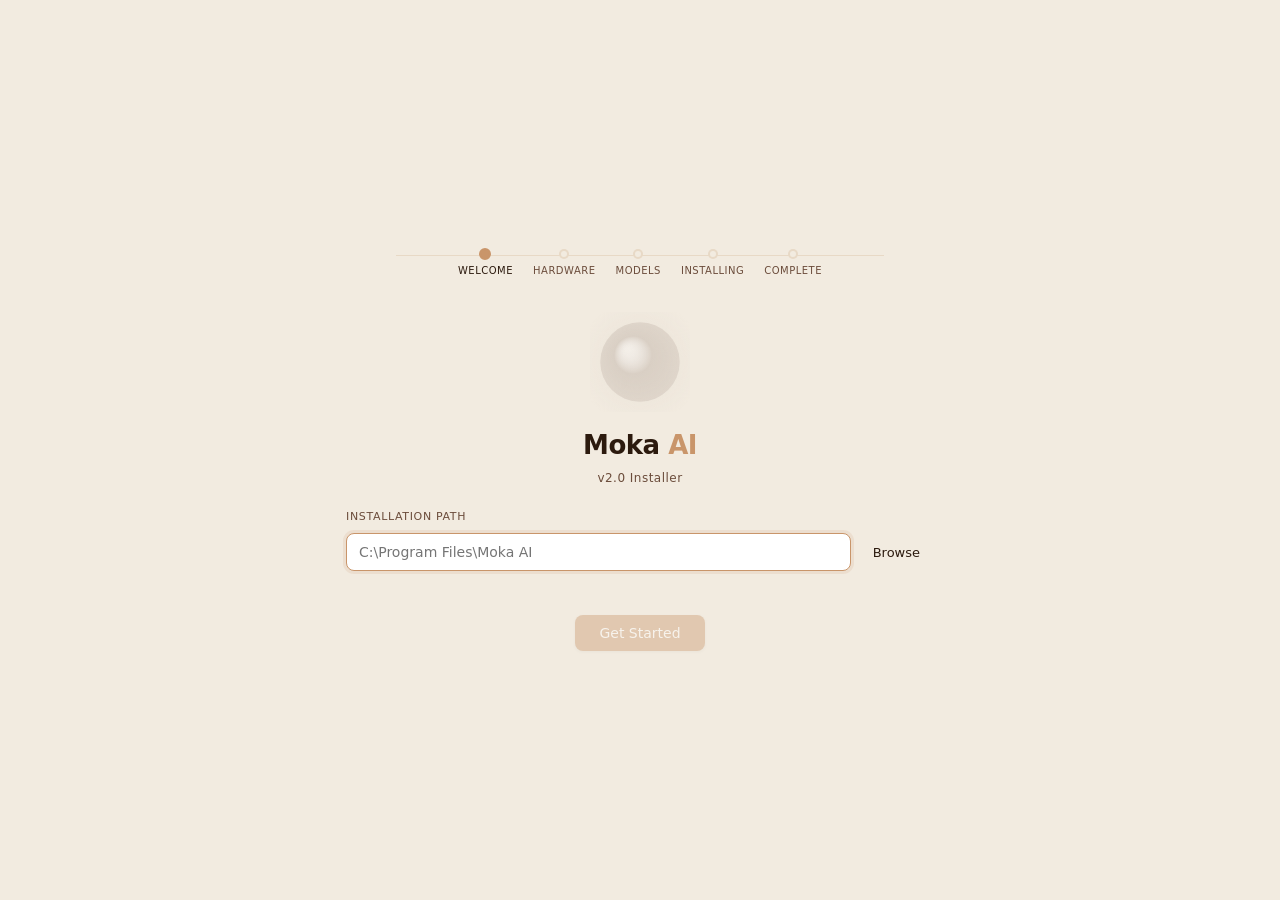
<file: installer_wizard/index.html>
<!DOCTYPE html>
<html lang="en">
<head>
  <meta charset="UTF-8" />
  <meta name="viewport" content="width=device-width, initial-scale=1.0" />
  <title>Moka AI Setup</title>
  <link rel="preconnect" href="https://fonts.googleapis.com" />
  <link rel="stylesheet" href="styles.css" />
</head>
<body>
  <div id="app">
    <!-- Step dots nav -->
    <nav id="step-nav">
      <div class="step-dots">
        <button class="step-dot active" data-step="1"><span class="dot"></span><span class="label">Welcome</span></button>
        <button class="step-dot" data-step="2"><span class="dot"></span><span class="label">Hardware</span></button>
        <button class="step-dot" data-step="3"><span class="dot"></span><span class="label">Models</span></button>
        <button class="step-dot" data-step="4"><span class="dot"></span><span class="label">Installing</span></button>
        <button class="step-dot" data-step="5"><span class="dot"></span><span class="label">Complete</span></button>
      </div>
    </nav>

    <!-- Step 1: Welcome -->
    <section id="step-1" class="step active">
      <div class="orb-container">
        <canvas id="orb" width="100" height="100"></canvas>
      </div>
      <h1 class="wordmark">Moka <span>AI</span></h1>
      <p class="version-tag">v2.0 Installer</p>

      <div class="form-group">
        <label>Installation path</label>
        <div class="path-row">
          <input type="text" id="install-path" class="input" value="" placeholder="C:\Program Files\Moka AI" />
          <button id="btn-browse" class="btn-ghost">Browse</button>
        </div>
        <span class="path-validation" id="path-validation"></span>
      </div>

      <button id="btn-get-started" class="btn-primary" disabled>Get Started</button>
    </section>

    <!-- Step 2: Hardware Scan -->
    <section id="step-2" class="step">
      <h2>Hardware Scan</h2>
      <p class="scan-hint" id="scan-hint">Scanning your system...</p>
      <div id="hw-cards" class="cards-grid"></div>
      <button id="btn-rescan" class="btn-ghost btn-rescan" style="display:none">Rescan</button>
      <button id="btn-continue-hw" class="btn-primary" disabled>Continue</button>
    </section>

    <!-- Step 3: Model Selection -->
    <section id="step-3" class="step">
      <h2>Choose Models</h2>
      <div id="vram-badge" class="vram-badge"></div>
      <div class="model-rows">
        <div class="model-row">
          <span class="model-icon">&#129302;</span>
          <div class="model-info">
            <label>Coding & Reasoning</label>
            <select id="model-base" class="input"></select>
          </div>
          <span class="size-pill" id="size-base">&#8212;</span>
        </div>
        <div class="model-row">
          <span class="model-icon">&#127912;</span>
          <div class="model-info">
            <label>Image Generation</label>
            <select id="model-image" class="input"></select>
          </div>
          <span class="size-pill" id="size-image">&#8212;</span>
        </div>
        <div class="model-row">
          <span class="model-icon">&#127909;</span>
          <div class="model-info">
            <label>Voice (TTS + STT)</label>
            <select id="model-voice" class="input"></select>
          </div>
          <span class="size-pill" id="size-voice">&#8212;</span>
        </div>
      </div>
      <p id="total-size" class="total-size"></p>
      <div class="step-nav">
        <button id="btn-back-models" class="btn-ghost">Back</button>
        <button id="btn-install" class="btn-primary">Install &#8594;</button>
      </div>
    </section>

    <!-- Step 4: Installing -->
    <section id="step-4" class="step">
      <h2>Installing</h2>
      <div class="progress-header">
        <span id="install-status">Preparing packages&#8230;</span>
        <span id="install-pct" class="pct">0%</span>
      </div>
      <div class="progress-track">
        <div class="progress-fill" id="progress-fill"></div>
      </div>
      <div id="pkg-list" class="pkg-list"></div>
      <button id="btn-toggle-log" class="btn-ghost btn-sm">Show log &#9660;</button>
      <div id="log-pane" class="log-pane" style="display:none"></div>
    </section>

    <!-- Step 5: Complete -->
    <section id="step-5" class="step">
      <div class="orb-container">
        <canvas id="orb-complete" width="100" height="100"></canvas>
      </div>
      <div class="check-icon">&#10003;</div>
      <h2>Moka AI is ready</h2>
      <p class="shortcut-path" id="shortcut-path"></p>
      <div class="checkbox-group">
        <label><input type="checkbox" id="chk-desktop" checked /> Create Desktop Shortcut</label>
        <label><input type="checkbox" id="chk-startmenu" checked /> Create Start Menu Shortcut</label>
        <label><input type="checkbox" id="chk-launch" checked /> Launch Moka AI now</label>
      </div>
      <button id="btn-finish" class="btn-primary">Finish Setup</button>
    </section>
  </div>
  <div id="errorMsg" class="hidden" role="alert" aria-live="assertive"></div>
<button id="nextBtn" class="hidden" aria-label="Go to next step">Next</button>
<script src="wizard.js"></script>
</body>
</html>
</file>
<file: installer_wizard/styles.css>
/* === Variables === */
:root {
  --bg-base: #F2EBE0;
  --bg-panel: rgba(242, 231, 224, 0.55);
  --bg-card: rgba(255, 248, 240, 0.7);
  --text-primary: #2C1A0E;
  --text-secondary: #6B4C3B;
  --accent: #C9956A;
  --accent-hover: #B8845A;
  --border-subtle: rgba(212, 184, 150, 0.35);
  --shadow-sm: 0 1px 3px rgba(44, 26, 14, 0.08);
  --shadow-md: 0 4px 12px rgba(44, 26, 14, 0.12);
  --radius-sm: 8px;
  --radius-md: 12px;
  --font: 'Figtree', system-ui, -apple-system, sans-serif;
  --mono: 'Cascadia Code', 'Consolas', monospace;
}

/* === Reset === */
*, *::before, *::after { box-sizing: border-box; margin: 0; padding: 0; }

body {
  font-family: var(--font);
  background: var(--bg-base);
  color: var(--text-primary);
  font-size: 14px;
  line-height: 1.5;
  height: 100vh;
  display: flex;
  align-items: center;
  justify-content: center;
  -webkit-font-smoothing: antialiased;
}

#app { width: 100%; max-width: 660px; padding: 28px 36px 32px; }

/* === Step nav === */
.step-dots {
  display: flex;
  align-items: center;
  justify-content: center;
  gap: 0;
  margin-bottom: 32px;
  position: relative;
}
.step-dots::before {
  content: '';
  position: absolute;
  top: 10px;
  left: 50px;
  right: 50px;
  height: 1px;
  background: var(--border-subtle);
  z-index: 0;
}
.step-dot {
  display: flex;
  flex-direction: column;
  align-items: center;
  gap: 6px;
  background: none;
  border: none;
  cursor: pointer;
  padding: 4px 10px;
  position: relative;
  z-index: 1;
  color: var(--text-secondary);
  font-size: 10px;
  font-family: var(--font);
  font-weight: 500;
  letter-spacing: 0.05em;
  text-transform: uppercase;
  transition: color 0.15s;
}
.step-dot .dot {
  width: 10px; height: 10px;
  border-radius: 50%;
  background: var(--bg-base);
  border: 2px solid var(--border-subtle);
  transition: background 0.2s, border-color 0.2s, transform 0.15s;
}
.step-dot.active { color: var(--text-primary); }
.step-dot.active .dot { background: var(--accent); border-color: var(--accent); transform: scale(1.2); }
.step-dot.done .dot { background: var(--accent); border-color: var(--accent); }
.step-dot:hover .dot { border-color: var(--accent); }

/* === Step sections === */
.step { display: none; flex-direction: column; align-items: center; text-align: center; }
.step.active { display: flex; }

.step h1, .step h2 { font-weight: 600; color: var(--text-primary); }
.step h1 { font-size: 26px; letter-spacing: -0.02em; }
.step h2 { font-size: 19px; margin-bottom: 16px; align-self: flex-start; }

.step-nav { display: flex; justify-content: space-between; align-items: center; width: 100%; margin-top: 16px; }
.step-nav .btn-ghost { margin-right: auto; }
.step-nav .btn-ghost + .btn-primary { margin-left: auto; }

/* === Welcome step === */
.wordmark { font-size: 30px; margin-top: 10px; font-weight: 700; letter-spacing: -0.03em; }
.wordmark span { color: var(--accent); }
.version-tag { font-size: 12px; color: var(--text-secondary); margin-top: 4px; letter-spacing: 0.04em; }
.scan-hint { font-size: 13px; color: var(--text-secondary); margin-bottom: 12px; }

/* === Orb === */
.orb-container { display: flex; justify-content: center; margin-bottom: 4px; }
canvas.orb { border-radius: 50%; }

/* === Buttons === */
.btn-primary {
  background: var(--accent);
  color: #fff;
  border: none;
  padding: 10px 24px;
  border-radius: var(--radius-sm);
  font-family: var(--font);
  font-size: 14px;
  font-weight: 500;
  cursor: pointer;
  box-shadow: var(--shadow-sm);
  transition: background 0.15s, box-shadow 0.15s, transform 0.1s;
}
.btn-primary:hover:not(:disabled) { background: var(--accent-hover); box-shadow: var(--shadow-md); transform: translateY(-1px); }
.btn-primary:active:not(:disabled) { transform: translateY(0); box-shadow: var(--shadow-sm); }
.btn-primary:disabled { opacity: 0.4; cursor: not-allowed; }

.btn-ghost {
  background: transparent;
  color: var(--text-primary);
  border: none;
  padding: 8px 14px;
  border-radius: var(--radius-sm);
  font-family: var(--font);
  font-size: 13px;
  cursor: pointer;
  transition: background 0.15s;
}
.btn-ghost:hover { background: rgba(44, 26, 14, 0.06); }
.btn-sm { font-size: 12px; padding: 5px 10px; color: var(--text-secondary); }

/* === Form elements === */
.form-group { width: 100%; margin: 22px 0; text-align: left; }
.form-group label { display: block; font-size: 11px; font-weight: 500; text-transform: uppercase; letter-spacing: 0.06em; color: var(--text-secondary); margin-bottom: 8px; }

.path-row { display: flex; gap: 8px; }
.input {
  flex: 1;
  background: #fff;
  border: 1px solid var(--border-subtle);
  border-radius: var(--radius-sm);
  padding: 10px 12px;
  font-family: var(--font);
  font-size: 14px;
  color: var(--text-primary);
  box-shadow: inset 0 1px 2px rgba(44, 26, 14, 0.06);
  transition: border-color 0.15s, box-shadow 0.15s;
}
.input:focus { outline: none; border-color: var(--accent); box-shadow: 0 0 0 3px rgba(201, 149, 106, 0.15); }
select.input { cursor: pointer; }

.path-validation { font-size: 12px; margin-top: 6px; display: block; min-height: 16px; }
.path-validation.valid { color: #2a7a50; }
.path-validation.invalid { color: #c0392b; }

/* === Hardware cards === */
.cards-grid { width: 100%; display: flex; flex-direction: column; gap: 8px; margin-bottom: 16px; text-align: left; }
.hw-card {
  background: var(--bg-card);
  border-radius: var(--radius-md);
  padding: 13px 16px;
  display: flex;
  align-items: center;
  gap: 14px;
  box-shadow: var(--shadow-sm);
  opacity: 0; transform: translateY(8px);
  transition: opacity 0.35s ease, transform 0.35s ease, box-shadow 0.15s;
}
.hw-card.visible { opacity: 1; transform: translateY(0); }
.hw-card:hover { box-shadow: var(--shadow-md); }
.hw-card .icon { font-size: 22px; flex-shrink: 0; width: 28px; text-align: center; }
.hw-card .meta { flex: 1; min-width: 0; }
.hw-card .label { font-size: 11px; text-transform: uppercase; letter-spacing: 0.05em; color: var(--text-secondary); font-weight: 500; }
.hw-card .value { font-family: var(--mono); font-size: 13px; color: var(--text-primary); margin-top: 1px; white-space: nowrap; overflow: hidden; text-overflow: ellipsis; }
.hw-card .value.amber { color: var(--accent); }
.hw-card .vram-bar { height: 5px; background: rgba(212, 184, 150, 0.3); border-radius: 3px; overflow: hidden; margin-top: 5px; }
.hw-card .vram-fill { height: 100%; background: var(--accent); border-radius: 3px; transition: width 0.7s cubic-bezier(0.4, 0, 0.2, 1); }

.btn-rescan { margin-left: auto; margin-bottom: 8px; display: none; }
.btn-rescan.visible { display: block; }

/* === Model step === */
.vram-badge { font-size: 13px; color: var(--text-secondary); margin-bottom: 18px; background: var(--bg-card); padding: 5px 14px; border-radius: 20px; box-shadow: var(--shadow-sm); font-family: var(--mono); }

.model-rows { width: 100%; display: flex; flex-direction: column; gap: 10px; margin-bottom: 4px; }
.model-row { display: flex; align-items: center; gap: 12px; background: var(--bg-card); padding: 12px 14px; border-radius: var(--radius-md); box-shadow: var(--shadow-sm); text-align: left; }
.model-icon { font-size: 20px; flex-shrink: 0; }
.model-info { flex: 1; min-width: 0; }
.model-info label { display: block; font-size: 11px; color: var(--text-secondary); text-transform: uppercase; letter-spacing: 0.04em; font-weight: 500; margin-bottom: 6px; }
.model-info select { width: 100%; }

.size-pill { font-family: var(--mono); font-size: 11px; padding: 3px 10px; border-radius: 20px; flex-shrink: 0; }
.size-pill.small { background: rgba(46, 192, 124, 0.15); color: #2a7a50; }
.size-pill.medium { background: rgba(213, 168, 75, 0.15); color: #8a6a10; }
.size-pill.large { background: rgba(122, 74, 58, 0.12); color: #7A4A3A; }

.total-size { font-family: var(--mono); font-size: 12px; color: var(--text-secondary); margin-top: 14px; min-height: 16px; }

/* === Installing step === */
#step-4 { align-items: stretch; }
#step-4 h2 { text-align: center; }
.progress-header { display: flex; justify-content: space-between; align-items: center; margin-bottom: 8px; width: 100%; }
.progress-header #install-status { font-size: 13px; color: var(--text-secondary); }
.pct { font-family: var(--mono); font-size: 24px; font-weight: 600; color: var(--text-primary); letter-spacing: -0.02em; }
.progress-track { height: 8px; background: rgba(212, 184, 150, 0.3); border-radius: 4px; overflow: hidden; margin-bottom: 20px; width: 100%; }
.progress-fill { height: 100%; background: var(--accent); border-radius: 4px; transition: width 0.5s cubic-bezier(0.4, 0, 0.2, 1); width: 0%; }

.pkg-list { display: flex; flex-direction: column; gap: 5px; margin-bottom: 12px; max-height: 150px; overflow-y: auto; }
.pkg-item { display: flex; align-items: center; gap: 10px; font-size: 13px; padding: 4px 0; }
.pkg-name { font-family: var(--mono); flex: 1; }
.badge { padding: 2px 9px; border-radius: 20px; font-size: 11px; font-weight: 500; }
.badge-pending { background: rgba(212, 184, 150, 0.2); color: var(--text-secondary); }
.badge-installing { background: rgba(201, 149, 106, 0.2); color: var(--accent); }
.badge-done { background: rgba(46, 192, 124, 0.15); color: #2a7a50; }
.badge-failed { background: rgba(122, 74, 58, 0.12); color: #7A4A3A; }

#btn-toggle-log { margin-bottom: 0; align-self: flex-start; }
.log-pane { background: rgba(44, 26, 14, 0.04); border-radius: var(--radius-sm); padding: 10px 12px; font-family: var(--mono); font-size: 12px; max-height: 100px; overflow-y: auto; line-height: 1.7; width: 100%; margin-top: 8px; text-align: left; }
.log-line { color: var(--text-secondary); }
.log-line:last-child { color: var(--text-primary); }
.log-line.error { color: #c0392b; }

/* === Complete step === */
.check-icon { width: 72px; height: 72px; border-radius: 50%; background: var(--accent); color: #fff; font-size: 32px; display: flex; align-items: center; justify-content: center; margin: 8px 0 4px; font-weight: 300; }
.shortcut-path { font-family: var(--mono); font-size: 12px; color: var(--text-secondary); margin-top: 4px; }
.checkbox-group { display: flex; flex-direction: column; gap: 10px; width: 100%; margin: 18px 0 8px; text-align: left; }
.checkbox-group label { display: flex; align-items: center; gap: 10px; font-size: 14px; cursor: pointer; }
.checkbox-group input[type=checkbox] { width: 16px; height: 16px; accent-color: var(--accent); cursor: pointer; }

/* === Responsive === */

/* Accessibility and utility classes */
.hidden { display: none !important; }
.error {
  border: 2px solid #c0392b;
  background: rgba(192, 57, 43, 0.1);
  color: #c0392b;
}

@media (max-width: 480px) {
  #app { padding: 20px 16px 24px; }
  .step-dots::before { left: 20px; right: 20px; }
  .model-row { flex-wrap: wrap; }
  .size-pill { display: none; }
}
</file>
